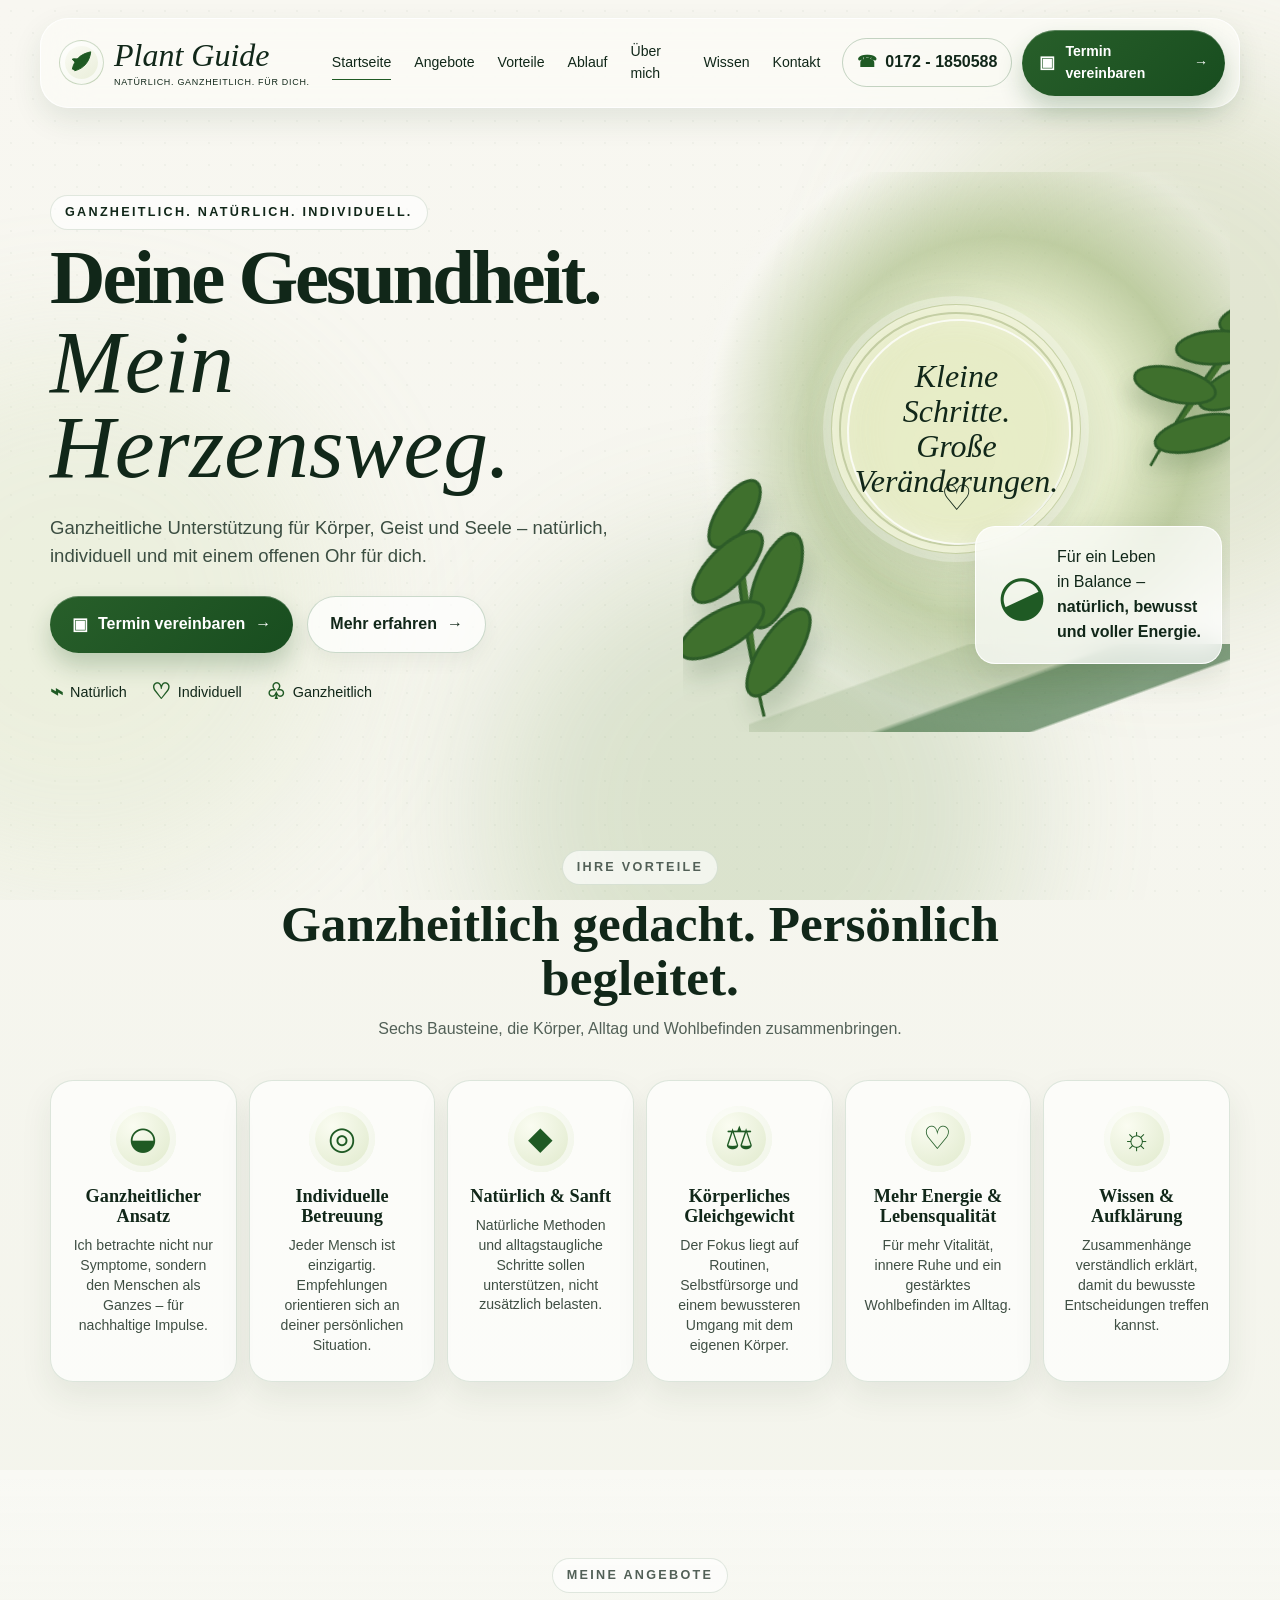
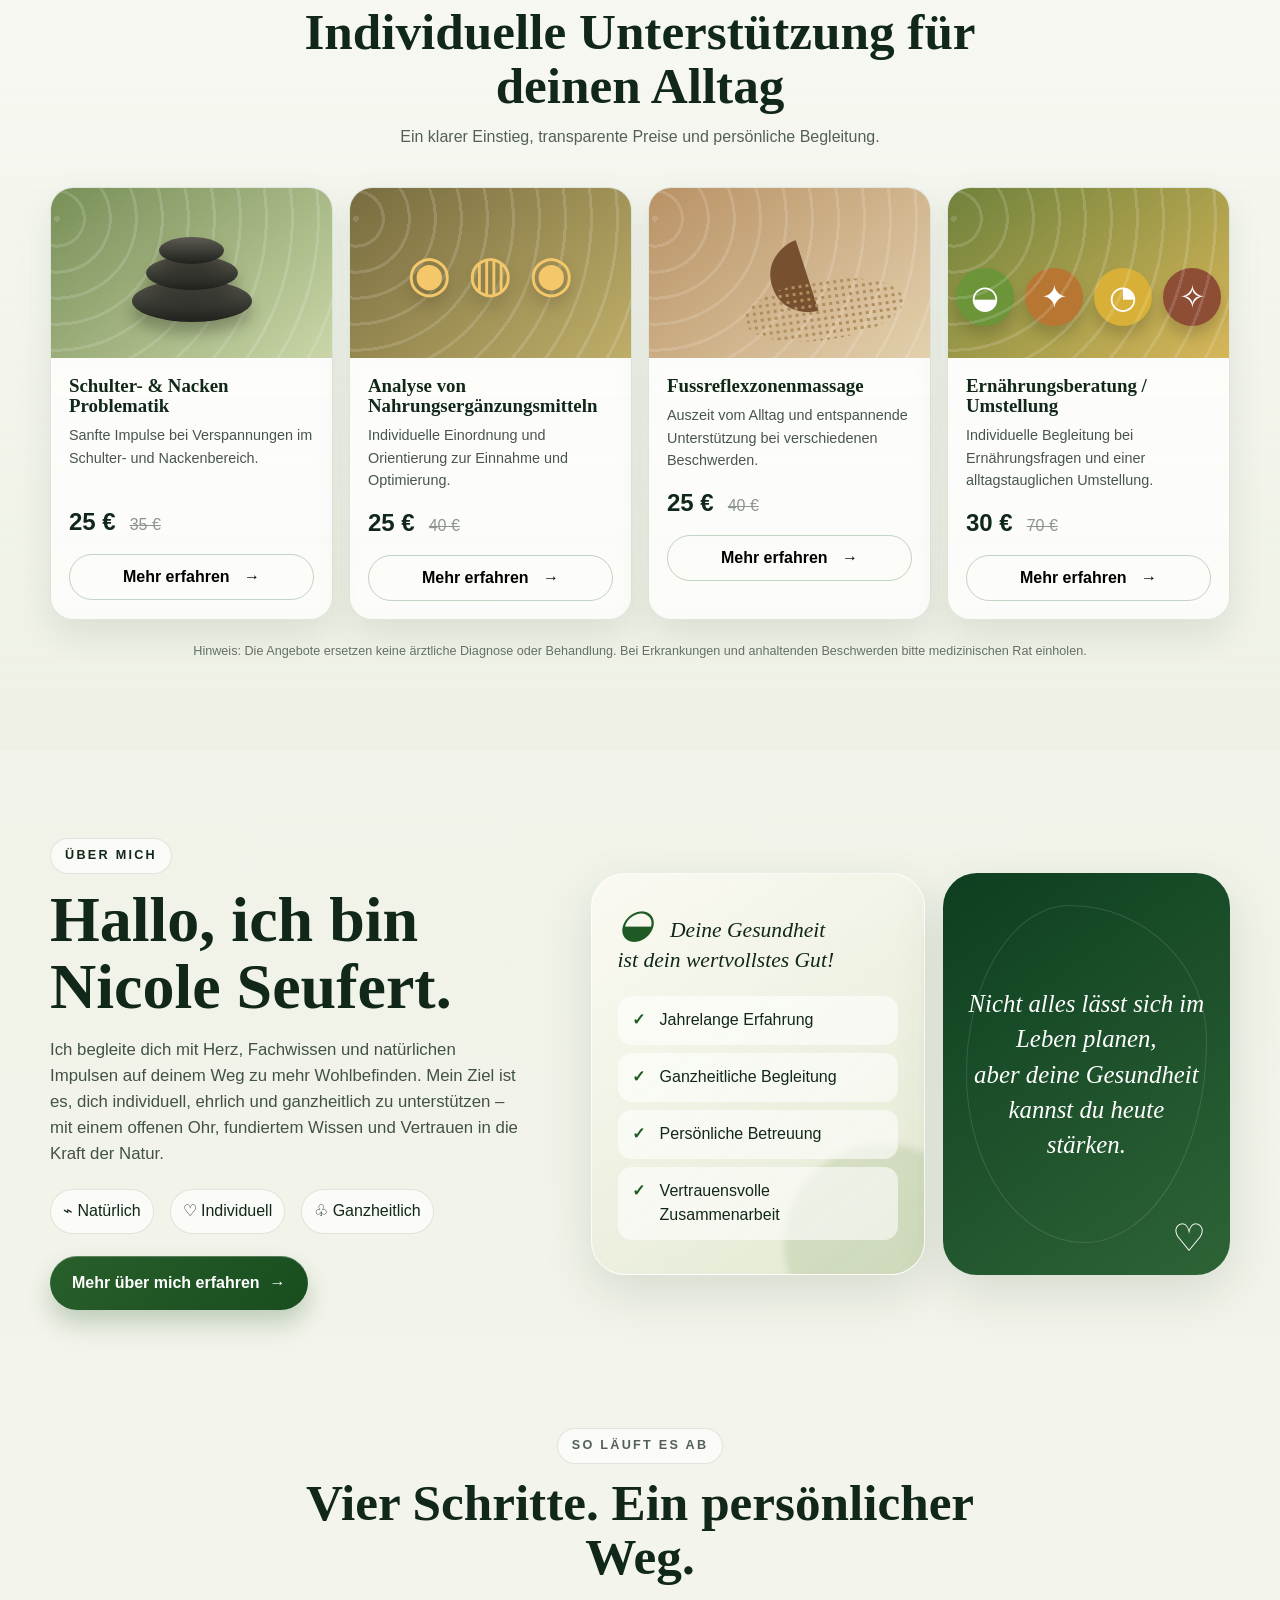
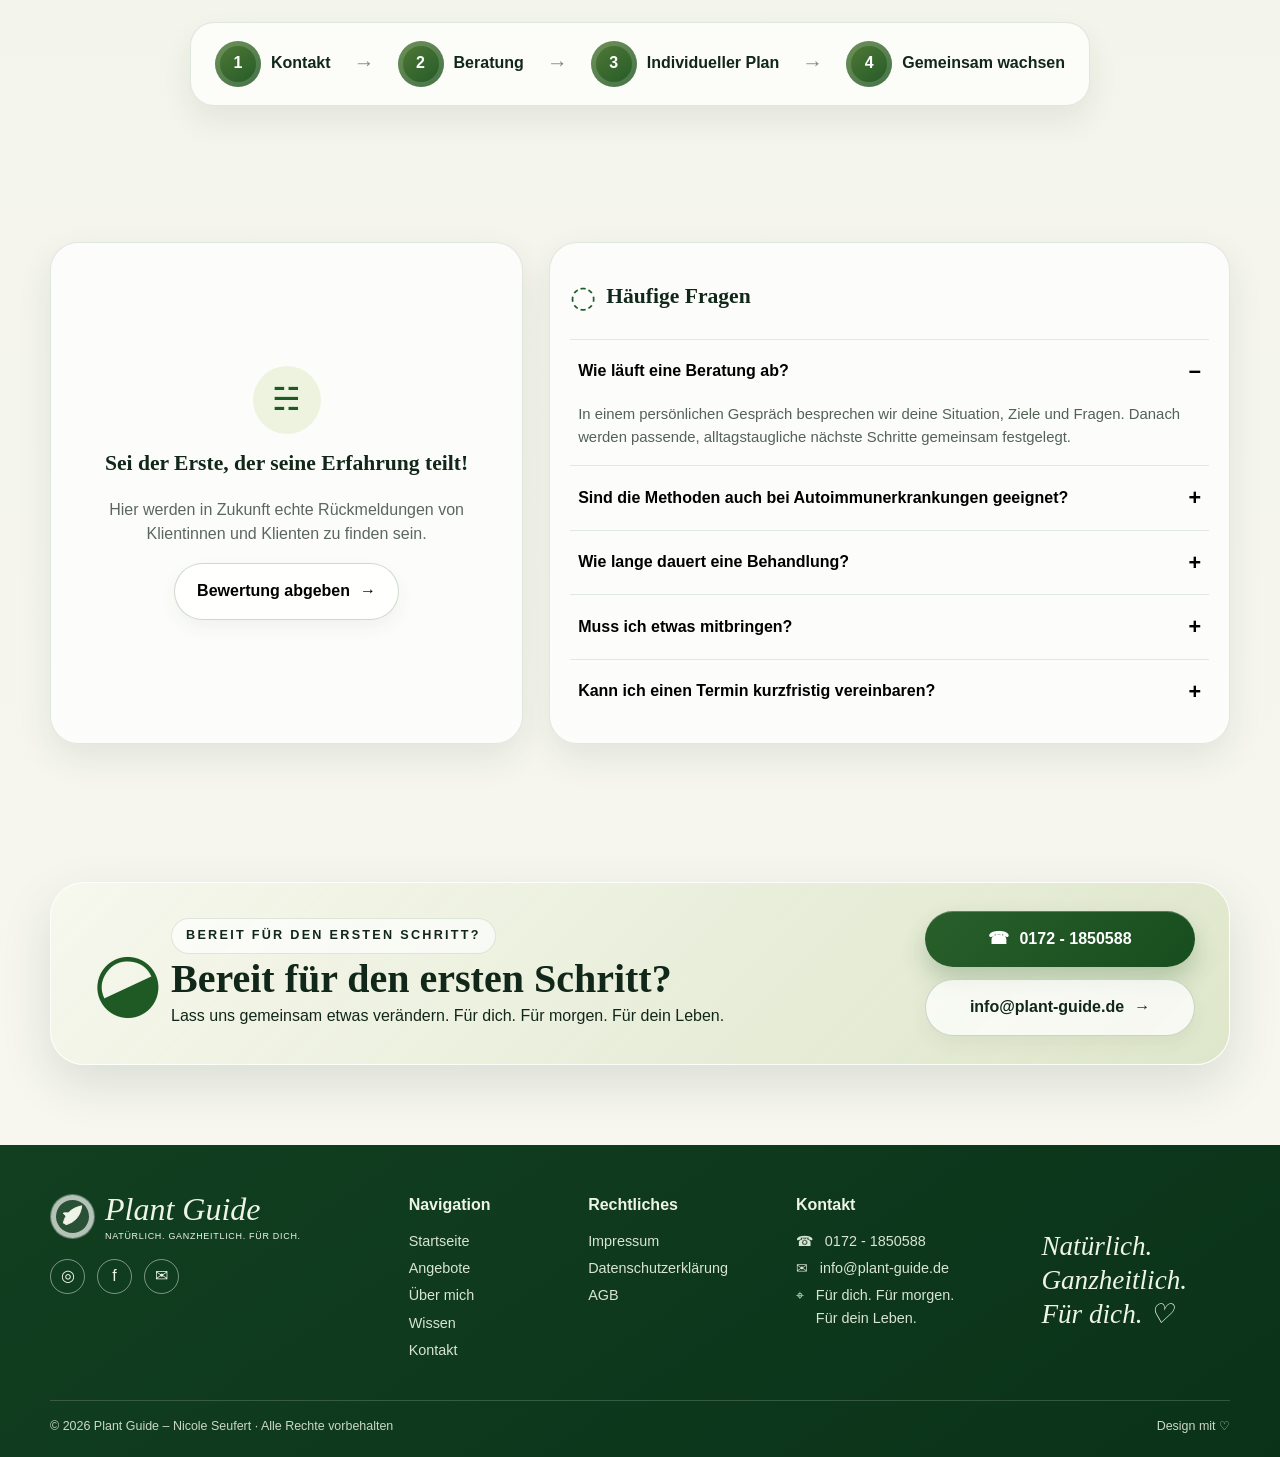
<file: plant-guide/index.html>
<!doctype html>
<html lang="de">
<head>
  <meta charset="utf-8" />
  <meta name="viewport" content="width=device-width, initial-scale=1" />
  <meta name="theme-color" content="#eef2e5" />
  <meta name="description" content="Plant Guide – ganzheitliche Begleitung mit natürlichen Impulsen, individueller Beratung und persönlicher Betreuung durch Nicole Seufert." />
  <title>Plant Guide · Natürlich. Ganzheitlich. Für dich.</title>
  <link rel="stylesheet" href="styles.css" />
  <script defer src="app.js"></script>
</head>
<body>
  <div class="ambient" aria-hidden="true">
    <span class="glow glow-a"></span><span class="glow glow-b"></span><span class="glow glow-c"></span>
  </div>

  <header class="site-header" id="top">
    <div class="nav-shell">
      <a class="brand" href="#top" aria-label="Plant Guide Startseite">
        <span class="brand-mark" aria-hidden="true">
          <svg viewBox="0 0 64 64"><path d="M13 46C17 26 31 14 51 10c-2 19-13 34-33 39"/><path d="M18 48c9-13 18-22 31-32"/><path d="M28 34c-7-1-12-4-15-9 10-2 17 1 21 7"/></svg>
        </span>
        <span class="brand-copy"><strong>Plant Guide</strong><small>NATÜRLICH. GANZHEITLICH. FÜR DICH.</small></span>
      </a>

      <nav class="desktop-nav" aria-label="Hauptnavigation">
        <a class="active" href="#start">Startseite</a><a href="#angebote">Angebote</a><a href="#vorteile">Vorteile</a><a href="#ablauf">Ablauf</a><a href="#ueber-mich">Über mich</a><a href="#wissen">Wissen</a><a href="#kontakt">Kontakt</a>
      </nav>

      <div class="nav-actions">
        <a class="phone-pill" href="tel:+491721850588" aria-label="0172 1850588 anrufen"><span>☎</span>0172 - 1850588</a>
        <a class="btn btn-primary btn-small" href="#kontakt"><span class="btn-icon">▣</span>Termin vereinbaren <span class="arrow">→</span></a>
      </div>

      <button class="menu-toggle" aria-label="Menü öffnen" aria-expanded="false"><span></span><span></span><span></span></button>
    </div>
    <div class="mobile-menu" hidden>
      <a href="#start">Startseite</a><a href="#angebote">Angebote</a><a href="#vorteile">Vorteile</a><a href="#ablauf">Ablauf</a><a href="#ueber-mich">Über mich</a><a href="#wissen">Wissen</a><a href="#kontakt">Kontakt</a>
      <a class="btn btn-primary" href="#kontakt">Termin vereinbaren <span class="arrow">→</span></a>
    </div>
  </header>

  <main>
    <section class="hero section" id="start">
      <div class="hero-grid container">
        <div class="hero-copy reveal">
          <p class="eyebrow">GANZHEITLICH. NATÜRLICH. INDIVIDUELL.</p>
          <h1><span>Deine Gesundheit.</span><em>Mein Herzensweg.</em></h1>
          <p class="lead">Ganzheitliche Unterstützung für Körper, Geist und Seele – natürlich, individuell und mit einem offenen Ohr für dich.</p>
          <div class="hero-actions">
            <a class="btn btn-primary" href="#kontakt"><span class="btn-icon">▣</span>Termin vereinbaren <span class="arrow">→</span></a>
            <a class="btn btn-ghost" href="#ueber-mich">Mehr erfahren <span class="arrow">→</span></a>
          </div>
          <div class="mini-values" aria-label="Kernwerte">
            <span><b>⌁</b>Natürlich</span><span><b>♡</b>Individuell</span><span><b>♧</b>Ganzheitlich</span>
          </div>
        </div>

        <div class="hero-art" aria-hidden="true">
          <div class="botanical-stage">
            <svg class="leaf-cluster leaf-1" viewBox="0 0 220 260"><g><path d="M105 248C110 180 119 112 144 38"/><ellipse cx="138" cy="55" rx="37" ry="16" transform="rotate(-38 138 55)"/><ellipse cx="116" cy="101" rx="44" ry="18" transform="rotate(-28 116 101)"/><ellipse cx="156" cy="128" rx="48" ry="19" transform="rotate(-50 156 128)"/><ellipse cx="92" cy="157" rx="45" ry="18" transform="rotate(-12 92 157)"/><ellipse cx="137" cy="194" rx="48" ry="18" transform="rotate(-39 137 194)"/></g></svg>
            <svg class="leaf-cluster leaf-2" viewBox="0 0 220 260"><g><path d="M105 248C110 180 119 112 144 38"/><ellipse cx="138" cy="55" rx="37" ry="16" transform="rotate(-38 138 55)"/><ellipse cx="116" cy="101" rx="44" ry="18" transform="rotate(-28 116 101)"/><ellipse cx="156" cy="128" rx="48" ry="19" transform="rotate(-50 156 128)"/><ellipse cx="92" cy="157" rx="45" ry="18" transform="rotate(-12 92 157)"/><ellipse cx="137" cy="194" rx="48" ry="18" transform="rotate(-39 137 194)"/></g></svg>
            <div class="quote-disc floaty">
              <span>Kleine<br>Schritte.<br>Große<br>Veränderungen.</span>
              <i>♡</i>
            </div>
            <div class="balance-card glass floaty delay-1">
              <span class="big-leaf">◒</span><p>Für ein Leben<br>in Balance –<br><strong>natürlich, bewusst<br>und voller Energie.</strong></p>
            </div>
            <div class="hero-ribbon"></div>
          </div>
        </div>
      </div>
    </section>

    <section class="benefits section" id="vorteile">
      <div class="container">
        <header class="section-head reveal">
          <p class="eyebrow center">IHRE VORTEILE</p>
          <h2>Ganzheitlich gedacht. Persönlich begleitet.</h2>
          <p>Sechs Bausteine, die Körper, Alltag und Wohlbefinden zusammenbringen.</p>
        </header>
        <div class="benefit-grid">
          <article class="feature-card reveal"><div class="icon-orb">◒</div><h3>Ganzheitlicher Ansatz</h3><p>Ich betrachte nicht nur Symptome, sondern den Menschen als Ganzes – für nachhaltige Impulse.</p></article>
          <article class="feature-card reveal"><div class="icon-orb">◎</div><h3>Individuelle Betreuung</h3><p>Jeder Mensch ist einzigartig. Empfehlungen orientieren sich an deiner persönlichen Situation.</p></article>
          <article class="feature-card reveal"><div class="icon-orb">◆</div><h3>Natürlich & Sanft</h3><p>Natürliche Methoden und alltagstaugliche Schritte sollen unterstützen, nicht zusätzlich belasten.</p></article>
          <article class="feature-card reveal"><div class="icon-orb">⚖</div><h3>Körperliches Gleichgewicht</h3><p>Der Fokus liegt auf Routinen, Selbstfürsorge und einem bewussteren Umgang mit dem eigenen Körper.</p></article>
          <article class="feature-card reveal"><div class="icon-orb">♡</div><h3>Mehr Energie & Lebensqualität</h3><p>Für mehr Vitalität, innere Ruhe und ein gestärktes Wohlbefinden im Alltag.</p></article>
          <article class="feature-card reveal"><div class="icon-orb">☼</div><h3>Wissen & Aufklärung</h3><p>Zusammenhänge verständlich erklärt, damit du bewusste Entscheidungen treffen kannst.</p></article>
        </div>
      </div>
    </section>

    <section class="offers section" id="angebote">
      <div class="container">
        <header class="section-head reveal">
          <p class="eyebrow center">MEINE ANGEBOTE</p>
          <h2>Individuelle Unterstützung für deinen Alltag</h2>
          <p>Ein klarer Einstieg, transparente Preise und persönliche Begleitung.</p>
        </header>
        <div class="offer-grid">
          <article class="offer-card reveal">
            <div class="offer-visual stones"><span></span><span></span><span></span></div>
            <div class="offer-body"><h3>Schulter- & Nacken Problematik</h3><p>Sanfte Impulse bei Verspannungen im Schulter- und Nackenbereich.</p><div class="price"><strong>25 €</strong><s>35 €</s></div><button class="link-btn" data-service="Schulter- & Nacken Problematik">Mehr erfahren <span>→</span></button></div>
          </article>
          <article class="offer-card reveal">
            <div class="offer-visual supplements"><span>◉</span><span>◍</span><span>◉</span></div>
            <div class="offer-body"><h3>Analyse von Nahrungsergänzungsmitteln</h3><p>Individuelle Einordnung und Orientierung zur Einnahme und Optimierung.</p><div class="price"><strong>25 €</strong><s>40 €</s></div><button class="link-btn" data-service="Analyse von Nahrungsergänzungsmitteln">Mehr erfahren <span>→</span></button></div>
          </article>
          <article class="offer-card reveal">
            <div class="offer-visual reflex"><div class="foot">◖</div><div class="grain"></div></div>
            <div class="offer-body"><h3>Fussreflexzonenmassage</h3><p>Auszeit vom Alltag und entspannende Unterstützung bei verschiedenen Beschwerden.</p><div class="price"><strong>25 €</strong><s>40 €</s></div><button class="link-btn" data-service="Fussreflexzonenmassage">Mehr erfahren <span>→</span></button></div>
          </article>
          <article class="offer-card reveal">
            <div class="offer-visual nutrition"><span>◒</span><span>✦</span><span>◔</span><span>✧</span></div>
            <div class="offer-body"><h3>Ernährungsberatung / Umstellung</h3><p>Individuelle Begleitung bei Ernährungsfragen und einer alltagstauglichen Umstellung.</p><div class="price"><strong>30 €</strong><s>70 €</s></div><button class="link-btn" data-service="Ernährungsberatung / Umstellung">Mehr erfahren <span>→</span></button></div>
          </article>
        </div>
        <p class="medical-note reveal">Hinweis: Die Angebote ersetzen keine ärztliche Diagnose oder Behandlung. Bei Erkrankungen und anhaltenden Beschwerden bitte medizinischen Rat einholen.</p>
      </div>
    </section>

    <section class="about section" id="ueber-mich">
      <div class="container about-grid">
        <div class="about-copy reveal">
          <p class="eyebrow">ÜBER MICH</p>
          <h2>Hallo, ich bin<br>Nicole Seufert.</h2>
          <p>Ich begleite dich mit Herz, Fachwissen und natürlichen Impulsen auf deinem Weg zu mehr Wohlbefinden. Mein Ziel ist es, dich individuell, ehrlich und ganzheitlich zu unterstützen – mit einem offenen Ohr, fundiertem Wissen und Vertrauen in die Kraft der Natur.</p>
          <div class="about-values"><span>⌁ Natürlich</span><span>♡ Individuell</span><span>♧ Ganzheitlich</span></div>
          <a class="btn btn-primary" href="#kontakt">Mehr über mich erfahren <span class="arrow">→</span></a>
        </div>
        <div class="about-art reveal">
          <div class="soft-card">
            <div class="script-note"><span>◒</span> Deine Gesundheit<br>ist dein wertvollstes Gut!</div>
            <ul class="check-list"><li>Jahrelange Erfahrung</li><li>Ganzheitliche Begleitung</li><li>Persönliche Betreuung</li><li>Vertrauensvolle Zusammenarbeit</li></ul>
          </div>
          <div class="brush-quote"><span>Nicht alles lässt sich im Leben planen,<br>aber deine Gesundheit kannst du heute stärken.</span><b>♡</b></div>
        </div>
      </div>
    </section>

    <section class="process section" id="ablauf">
      <div class="container">
        <header class="section-head reveal"><p class="eyebrow center">SO LÄUFT ES AB</p><h2>Vier Schritte. Ein persönlicher Weg.</h2></header>
        <div class="process-track reveal">
          <div class="step active"><b>1</b><span>Kontakt</span></div><i>→</i><div class="step"><b>2</b><span>Beratung</span></div><i>→</i><div class="step"><b>3</b><span>Individueller Plan</span></div><i>→</i><div class="step"><b>4</b><span>Gemeinsam wachsen</span></div>
        </div>
      </div>
    </section>

    <section class="knowledge section" id="wissen">
      <div class="container knowledge-grid">
        <div class="review-card reveal">
          <div class="review-icon">☵</div><h3>Sei der Erste, der seine Erfahrung teilt!</h3><p>Hier werden in Zukunft echte Rückmeldungen von Klientinnen und Klienten zu finden sein.</p><button class="btn btn-ghost" id="reviewOpen">Bewertung abgeben <span class="arrow">→</span></button>
        </div>
        <div class="faq reveal">
          <div class="faq-title"><span>◌</span><h3>Häufige Fragen</h3></div>
          <div class="faq-item open"><button>Wie läuft eine Beratung ab?<span>−</span></button><div class="faq-answer"><p>In einem persönlichen Gespräch besprechen wir deine Situation, Ziele und Fragen. Danach werden passende, alltagstaugliche nächste Schritte gemeinsam festgelegt.</p></div></div>
          <div class="faq-item"><button>Sind die Methoden auch bei Autoimmunerkrankungen geeignet?<span>+</span></button><div class="faq-answer"><p>Das ist individuell und sollte bei bestehenden Erkrankungen immer ergänzend und in Abstimmung mit der behandelnden Ärztin oder dem behandelnden Arzt betrachtet werden.</p></div></div>
          <div class="faq-item"><button>Wie lange dauert eine Behandlung?<span>+</span></button><div class="faq-answer"><p>Die Dauer hängt vom Angebot und deiner persönlichen Situation ab. Den konkreten Zeitrahmen klären wir vor dem Termin.</p></div></div>
          <div class="faq-item"><button>Muss ich etwas mitbringen?<span>+</span></button><div class="faq-answer"><p>Falls Unterlagen, Produktlisten oder andere Informationen sinnvoll sind, bekommst du vorab einen kurzen Hinweis.</p></div></div>
          <div class="faq-item"><button>Kann ich einen Termin kurzfristig vereinbaren?<span>+</span></button><div class="faq-answer"><p>Freie Termine können auch kurzfristig möglich sein. Am schnellsten geht es telefonisch oder per E-Mail.</p></div></div>
        </div>
      </div>
    </section>

    <section class="cta section" id="kontakt">
      <div class="container cta-card reveal">
        <div><span class="cta-leaf">◒</span><p class="eyebrow">BEREIT FÜR DEN ERSTEN SCHRITT?</p><h2>Bereit für den ersten Schritt?</h2><p>Lass uns gemeinsam etwas verändern. Für dich. Für morgen. Für dein Leben.</p></div>
        <div class="cta-actions"><a class="btn btn-primary" href="tel:+491721850588"><span class="btn-icon">☎</span>0172 - 1850588</a><a class="btn btn-ghost" href="mailto:info@plant-guide.de">info@plant-guide.de <span class="arrow">→</span></a></div>
      </div>
    </section>
  </main>

  <footer class="site-footer">
    <div class="container footer-grid">
      <div class="footer-brand"><div class="brand white"><span class="brand-mark"><svg viewBox="0 0 64 64"><path d="M13 46C17 26 31 14 51 10c-2 19-13 34-33 39"/><path d="M18 48c9-13 18-22 31-32"/><path d="M28 34c-7-1-12-4-15-9 10-2 17 1 21 7"/></svg></span><span class="brand-copy"><strong>Plant Guide</strong><small>NATÜRLICH. GANZHEITLICH. FÜR DICH.</small></span></div><div class="socials"><a href="#" aria-label="Instagram">◎</a><a href="#" aria-label="Facebook">f</a><a href="mailto:info@plant-guide.de" aria-label="E-Mail">✉</a></div></div>
      <div><h4>Navigation</h4><a href="#start">Startseite</a><a href="#angebote">Angebote</a><a href="#ueber-mich">Über mich</a><a href="#wissen">Wissen</a><a href="#kontakt">Kontakt</a></div>
      <div><h4>Rechtliches</h4><a href="impressum.html">Impressum</a><a href="datenschutz.html">Datenschutzerklärung</a><a href="impressum.html#agb">AGB</a></div>
      <div><h4>Kontakt</h4><a href="tel:+491721850588">☎ &nbsp; 0172 - 1850588</a><a href="mailto:info@plant-guide.de">✉ &nbsp; info@plant-guide.de</a><p>⌖ &nbsp; Für dich. Für morgen.<br>&nbsp;&nbsp;&nbsp;&nbsp; Für dein Leben.</p></div>
      <div class="footer-script">Natürlich.<br>Ganzheitlich.<br>Für dich. ♡</div>
    </div>
    <div class="container footer-bottom"><span>© <span id="year"></span> Plant Guide – Nicole Seufert · Alle Rechte vorbehalten</span><span>Design mit ♡</span></div>
  </footer>

  <div class="modal" id="serviceModal" aria-hidden="true">
    <div class="modal-backdrop" data-close></div><div class="modal-dialog" role="dialog" aria-modal="true" aria-labelledby="serviceTitle"><button class="modal-close" data-close aria-label="Schließen">×</button><span class="modal-leaf">◒</span><p class="eyebrow">ANGEBOT</p><h2 id="serviceTitle">Mehr erfahren</h2><p id="serviceText"></p><a class="btn btn-primary" href="#kontakt" data-close>Termin anfragen <span class="arrow">→</span></a></div>
  </div>

  <div class="modal" id="reviewModal" aria-hidden="true">
    <div class="modal-backdrop" data-review-close></div><div class="modal-dialog" role="dialog" aria-modal="true" aria-labelledby="reviewTitle"><button class="modal-close" data-review-close aria-label="Schließen">×</button><p class="eyebrow">DEINE ERFAHRUNG</p><h2 id="reviewTitle">Bewertung abgeben</h2><form id="reviewForm"><label>Name<input name="name" required placeholder="Dein Name" /></label><label>Bewertung<select name="rating" required><option value="5">★★★★★</option><option value="4">★★★★☆</option><option value="3">★★★☆☆</option></select></label><label>Nachricht<textarea name="message" rows="4" required placeholder="Wie war deine Erfahrung?"></textarea></label><button class="btn btn-primary" type="submit">Bewertung speichern <span class="arrow">→</span></button><p class="form-note">Demo-Funktion: Die Bewertung wird nur lokal auf diesem Gerät gespeichert und nicht veröffentlicht.</p></form><p class="success" id="reviewSuccess" hidden>Danke! Deine Demo-Bewertung wurde lokal gespeichert. ♡</p></div>
  </div>
</body>
</html>
</file>
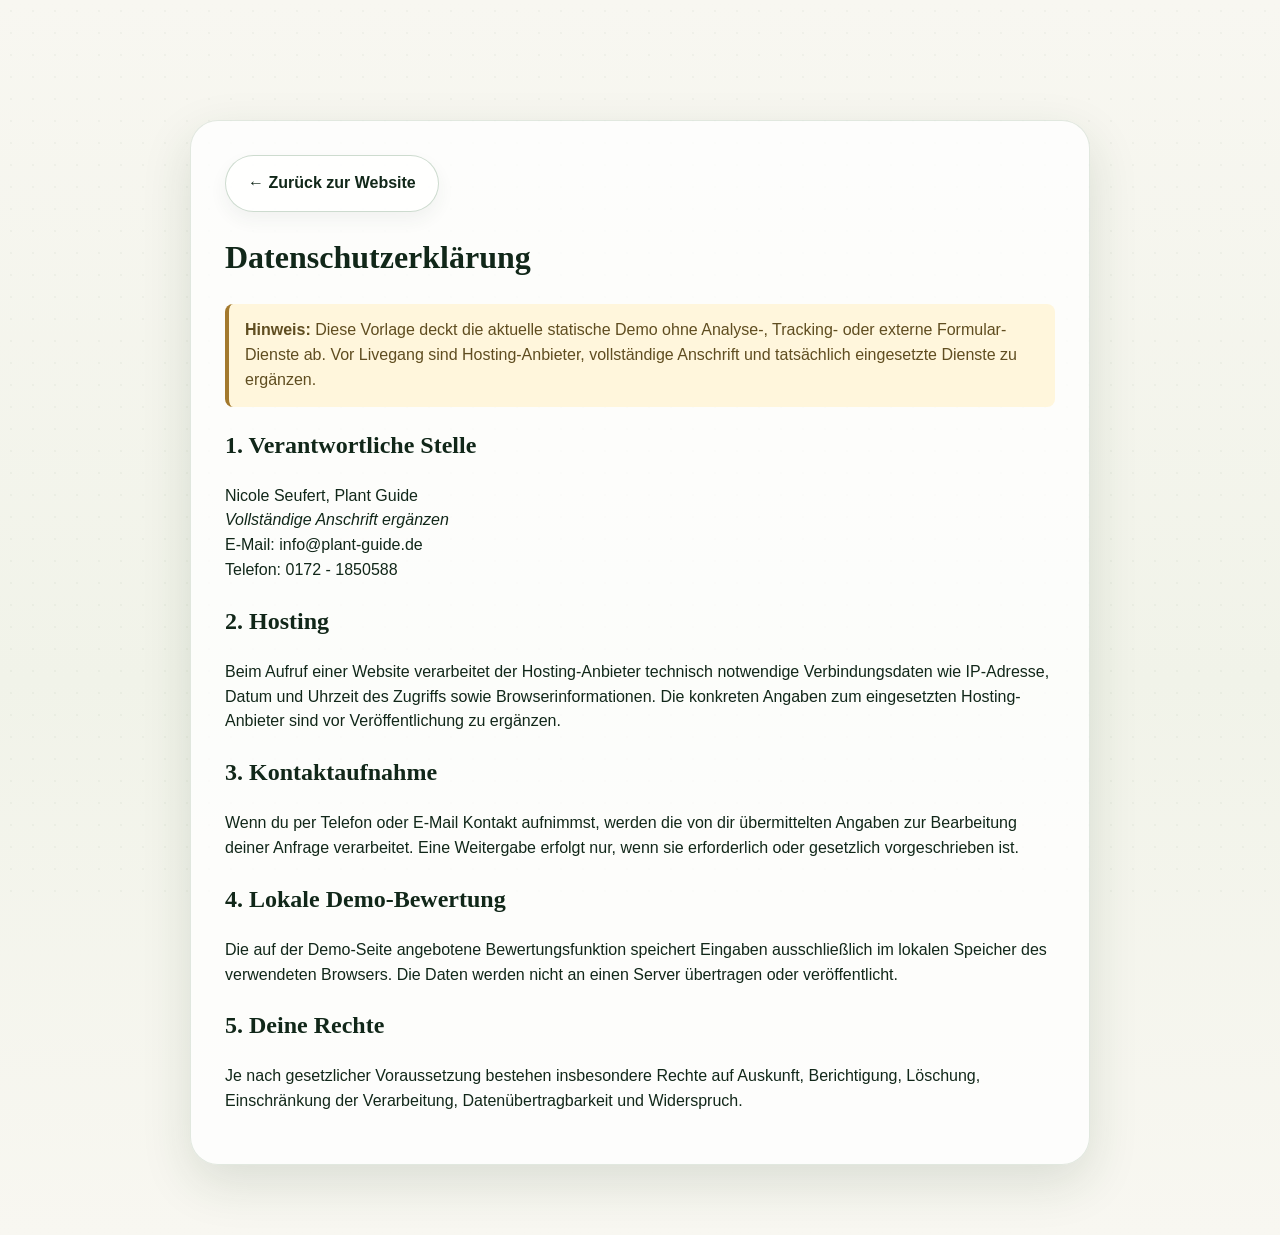
<file: plant-guide/datenschutz.html>
<!doctype html><html lang="de"><head><meta charset="utf-8"><meta name="viewport" content="width=device-width,initial-scale=1"><title>Datenschutz · Plant Guide</title><link rel="stylesheet" href="styles.css"></head><body><main class="legal"><div class="container legal-card"><a class="btn btn-ghost" href="index.html">← Zurück zur Website</a><h1>Datenschutzerklärung</h1><p class="legal-warning"><strong>Hinweis:</strong> Diese Vorlage deckt die aktuelle statische Demo ohne Analyse-, Tracking- oder externe Formular-Dienste ab. Vor Livegang sind Hosting-Anbieter, vollständige Anschrift und tatsächlich eingesetzte Dienste zu ergänzen.</p><h2>1. Verantwortliche Stelle</h2><p>Nicole Seufert, Plant Guide<br><em>Vollständige Anschrift ergänzen</em><br>E-Mail: info@plant-guide.de<br>Telefon: 0172 - 1850588</p><h2>2. Hosting</h2><p>Beim Aufruf einer Website verarbeitet der Hosting-Anbieter technisch notwendige Verbindungsdaten wie IP-Adresse, Datum und Uhrzeit des Zugriffs sowie Browserinformationen. Die konkreten Angaben zum eingesetzten Hosting-Anbieter sind vor Veröffentlichung zu ergänzen.</p><h2>3. Kontaktaufnahme</h2><p>Wenn du per Telefon oder E-Mail Kontakt aufnimmst, werden die von dir übermittelten Angaben zur Bearbeitung deiner Anfrage verarbeitet. Eine Weitergabe erfolgt nur, wenn sie erforderlich oder gesetzlich vorgeschrieben ist.</p><h2>4. Lokale Demo-Bewertung</h2><p>Die auf der Demo-Seite angebotene Bewertungsfunktion speichert Eingaben ausschließlich im lokalen Speicher des verwendeten Browsers. Die Daten werden nicht an einen Server übertragen oder veröffentlicht.</p><h2>5. Deine Rechte</h2><p>Je nach gesetzlicher Voraussetzung bestehen insbesondere Rechte auf Auskunft, Berichtigung, Löschung, Einschränkung der Verarbeitung, Datenübertragbarkeit und Widerspruch.</p></div></main></body></html>
</file>
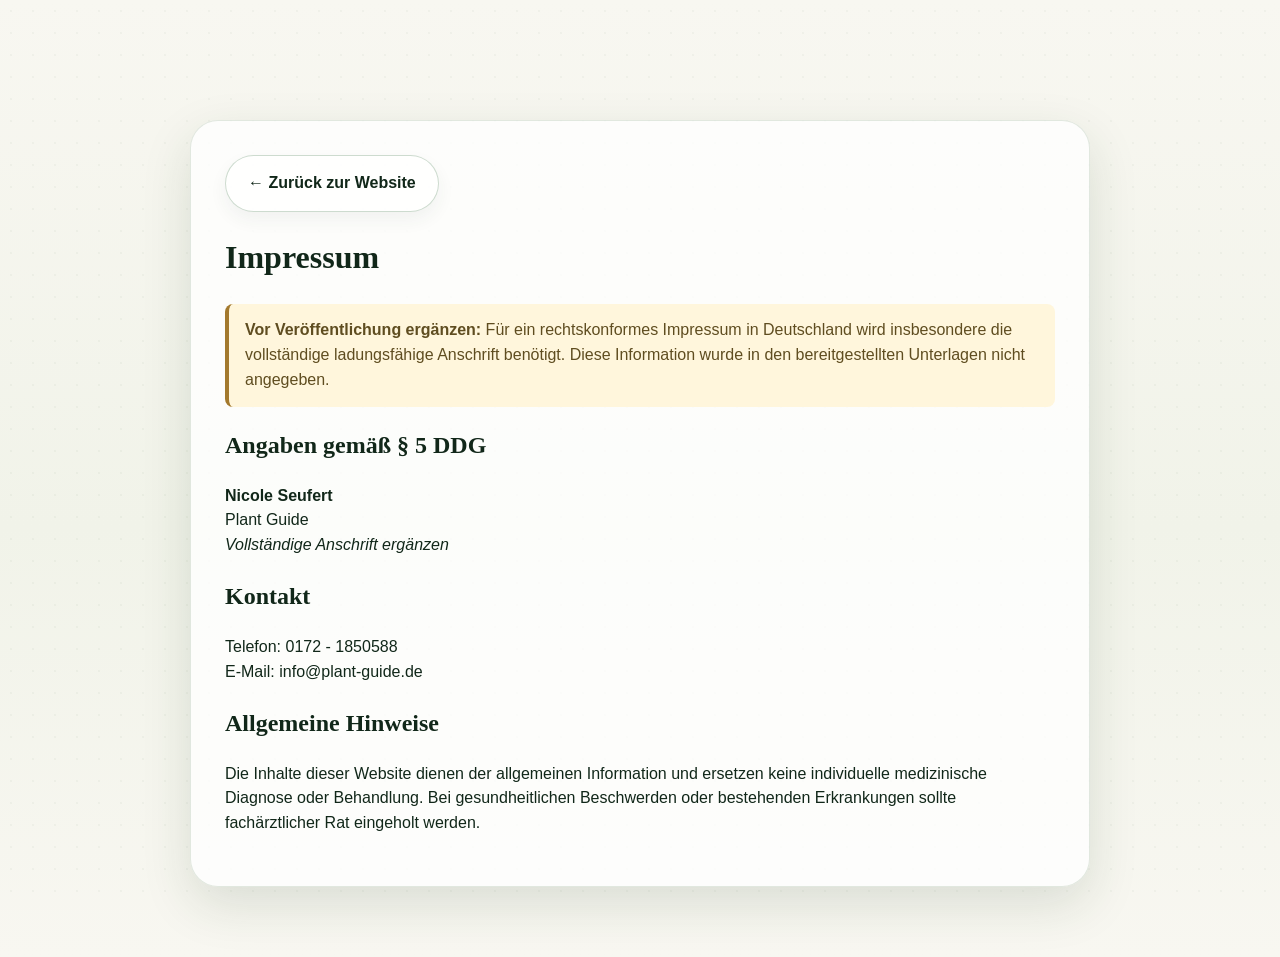
<file: plant-guide/impressum.html>
<!doctype html><html lang="de"><head><meta charset="utf-8"><meta name="viewport" content="width=device-width,initial-scale=1"><title>Impressum · Plant Guide</title><link rel="stylesheet" href="styles.css"></head><body><main class="legal"><div class="container legal-card"><a class="btn btn-ghost" href="index.html">← Zurück zur Website</a><h1>Impressum</h1><p class="legal-warning"><strong>Vor Veröffentlichung ergänzen:</strong> Für ein rechtskonformes Impressum in Deutschland wird insbesondere die vollständige ladungsfähige Anschrift benötigt. Diese Information wurde in den bereitgestellten Unterlagen nicht angegeben.</p><h2>Angaben gemäß § 5 DDG</h2><p><strong>Nicole Seufert</strong><br>Plant Guide<br><em>Vollständige Anschrift ergänzen</em></p><h2>Kontakt</h2><p>Telefon: <a href="tel:+491721850588">0172 - 1850588</a><br>E-Mail: <a href="mailto:info@plant-guide.de">info@plant-guide.de</a></p><h2 id="agb">Allgemeine Hinweise</h2><p>Die Inhalte dieser Website dienen der allgemeinen Information und ersetzen keine individuelle medizinische Diagnose oder Behandlung. Bei gesundheitlichen Beschwerden oder bestehenden Erkrankungen sollte fachärztlicher Rat eingeholt werden.</p></div></main></body></html>
</file>
<file: plant-guide/styles.css>
:root{--ink:#112719;--green:#1f5a24;--green2:#4f7b35;--sage:#b8c79b;--cream:#f6f4ea;--paper:#fbfaf4;--line:rgba(31,90,36,.18);--shadow:0 18px 50px rgba(30,58,31,.13);--radius:28px;--ease:cubic-bezier(.2,.8,.2,1)}*{box-sizing:border-box}html{scroll-behavior:smooth}body{margin:0;color:var(--ink);background:linear-gradient(180deg,#f8f7f1 0%,#f1f3e9 55%,#f8f7f1 100%);font:16px/1.55 Inter,ui-sans-serif,-apple-system,BlinkMacSystemFont,"Segoe UI",sans-serif;overflow-x:hidden}body::before{content:"";position:fixed;inset:0;pointer-events:none;z-index:-2;background-image:radial-gradient(rgba(32,73,35,.035) 1px,transparent 1px);background-size:22px 22px}.ambient{position:fixed;inset:0;z-index:-1;overflow:hidden;pointer-events:none}.glow{position:absolute;width:42vw;height:42vw;border-radius:50%;filter:blur(70px);opacity:.22;animation:glowDrift 18s ease-in-out infinite alternate}.glow-a{background:#9bae69;top:8%;right:-12%}.glow-b{background:#c9d9a6;top:38%;left:-15%;animation-delay:-6s}.glow-c{background:#7da05d;bottom:-20%;right:20%;animation-delay:-11s}@keyframes glowDrift{to{transform:translate3d(6vw,4vh,0) scale(1.12)}}a{color:inherit;text-decoration:none}button,input,textarea,select{font:inherit}.container{width:min(1180px,calc(100% - 44px));margin:auto}.section{position:relative;padding:88px 0}.eyebrow{display:inline-flex;margin:0 0 12px;padding:7px 14px;border:1px solid rgba(31,90,36,.13);border-radius:999px;background:rgba(255,255,255,.64);font-size:.79rem;letter-spacing:.18em;font-weight:700}.eyebrow.center{display:flex;width:max-content;margin:0 auto 12px}.section-head{text-align:center;max-width:720px;margin:0 auto 38px}.section-head h2,.about-copy h2,.cta-card h2{font-family:Georgia,serif;line-height:1.05;font-size:clamp(2rem,4vw,3.5rem);margin:0 0 12px}.section-head p{margin:0;color:#526057}.site-header{position:sticky;top:0;z-index:50;padding:18px 0 0}.nav-shell{width:min(1200px,calc(100% - 34px));margin:auto;display:flex;align-items:center;gap:22px;padding:11px 14px 11px 18px;background:rgba(252,251,246,.78);backdrop-filter:blur(22px) saturate(1.25);border:1px solid rgba(255,255,255,.82);box-shadow:0 12px 30px rgba(31,65,35,.10);border-radius:28px}.brand{display:flex;align-items:center;gap:10px;min-width:max-content}.brand-mark{width:45px;height:45px;border-radius:50%;display:grid;place-items:center;background:linear-gradient(145deg,#fdfdf8,#e7ecd6);border:1px solid var(--line);box-shadow:inset 0 0 0 5px rgba(255,255,255,.65)}.brand-mark svg{width:31px;height:31px;fill:var(--green);stroke:var(--green);stroke-width:2}.brand-mark svg path:nth-child(2){fill:none;stroke-width:3}.brand-copy{display:flex;flex-direction:column;line-height:1}.brand-copy strong{font:italic 2rem/1.05 Georgia,serif}.brand-copy small{font-size:.56rem;letter-spacing:.08em;margin-top:5px}.desktop-nav{display:flex;align-items:center;justify-content:center;gap:23px;margin-left:auto;font-size:.88rem}.desktop-nav a{position:relative;padding:11px 0}.desktop-nav a::after{content:"";position:absolute;height:1px;background:var(--green);left:0;right:100%;bottom:5px;transition:right .3s var(--ease)}.desktop-nav a:hover::after,.desktop-nav a.active::after{right:0}.nav-actions{display:flex;align-items:center;gap:10px}.phone-pill{white-space:nowrap;padding:11px 14px;border:1px solid rgba(31,90,36,.25);border-radius:999px;font-weight:600}.phone-pill span{color:var(--green);margin-right:8px}.btn{border:0;cursor:pointer;border-radius:999px;display:inline-flex;align-items:center;justify-content:center;gap:10px;padding:15px 22px;font-weight:700;transition:transform .28s var(--ease),box-shadow .28s var(--ease),background .28s var(--ease)}.btn:hover{transform:translateY(-2px)}.btn-primary{color:white;background:linear-gradient(135deg,#285f2a,#184d1f);box-shadow:0 13px 25px rgba(30,83,34,.24),inset 0 1px rgba(255,255,255,.25)}.btn-primary:hover{box-shadow:0 18px 32px rgba(30,83,34,.30)}.btn-ghost{background:rgba(255,255,255,.72);border:1px solid rgba(31,90,36,.22);box-shadow:0 8px 18px rgba(45,65,44,.06)}.btn-small{padding:11px 17px;font-size:.88rem}.arrow{display:inline-block;transition:transform .28s var(--ease)}.btn:hover .arrow,.link-btn:hover span{transform:translateX(5px)}.btn-icon{font-size:1.05rem}.menu-toggle{display:none;width:44px;height:44px;border:0;background:transparent;border-radius:50%;padding:10px}.menu-toggle span{display:block;height:2px;background:var(--ink);margin:5px;border-radius:3px;transition:.3s}.mobile-menu{width:min(680px,calc(100% - 34px));margin:8px auto 0;background:rgba(251,250,245,.96);backdrop-filter:blur(18px);border-radius:24px;padding:14px;box-shadow:var(--shadow);border:1px solid rgba(255,255,255,.85)}.mobile-menu a{display:block;padding:13px 16px}.hero{padding-top:64px;min-height:670px}.hero-grid{display:grid;grid-template-columns:1.03fr .97fr;align-items:center;gap:52px}.hero-copy h1{margin:0;line-height:.9}.hero-copy h1 span{display:block;font:700 clamp(3.1rem,6vw,6rem)/.94 Georgia,serif;letter-spacing:-.04em}.hero-copy h1 em{display:block;font:italic 400 clamp(3.4rem,7vw,6.4rem)/.95 Georgia,serif;margin-top:4px}.lead{font-size:1.16rem;max-width:650px;color:#3c4e42;margin:25px 0}.hero-actions{display:flex;gap:14px;flex-wrap:wrap}.mini-values{display:flex;gap:24px;flex-wrap:wrap;margin-top:22px}.mini-values span{display:flex;align-items:center;gap:7px;font-size:.9rem}.mini-values b{font-size:1.35rem;color:var(--green)}.hero-art{height:560px;position:relative}.botanical-stage{height:100%;position:relative;border-radius:46px;overflow:hidden;background:radial-gradient(circle at 58% 46%,rgba(231,238,205,.92) 0 26%,rgba(157,181,116,.52) 44%,rgba(255,255,255,.10) 67%,transparent 72%)}.botanical-stage::after{content:"";position:absolute;inset:10% 9%;border-radius:50%;background:radial-gradient(circle,rgba(255,255,255,.12),transparent 60%);filter:blur(2px)}.leaf-cluster{position:absolute;width:230px;fill:#3f702d;stroke:#2d5c28;stroke-width:3;filter:drop-shadow(0 18px 12px rgba(30,69,30,.18));animation:leafSway 6s ease-in-out infinite;transform-origin:50% 100%}.leaf-1{left:-25px;bottom:5px;transform:rotate(-18deg)}.leaf-2{right:-35px;top:34px;transform:rotate(25deg) scale(.88);animation-delay:-2.5s}@keyframes leafSway{0%,100%{translate:0 0;rotate:-2deg}50%{translate:0 -8px;rotate:3deg}}.quote-disc{position:absolute;z-index:3;left:50%;top:46%;transform:translate(-50%,-50%);width:250px;aspect-ratio:1;border-radius:50%;display:grid;place-items:center;text-align:center;background:rgba(230,236,196,.80);border:1px solid rgba(85,112,50,.22);box-shadow:0 0 0 8px rgba(255,255,255,.28),0 20px 45px rgba(58,82,42,.14),inset 0 0 35px rgba(255,255,255,.65)}.quote-disc::before,.quote-disc::after{content:"";position:absolute;border:2px solid rgba(125,144,78,.35);border-radius:50%;inset:7px;transform:rotate(7deg)}.quote-disc::after{inset:14px 9px 8px 15px;transform:rotate(-9deg);border-color:rgba(255,255,255,.76)}.quote-disc span{position:relative;z-index:1;font:italic 2rem/1.1 Georgia,serif}.quote-disc i{position:absolute;bottom:34px;font:normal 2.2rem Georgia,serif}.floaty{animation:floaty 5s ease-in-out infinite}@keyframes floaty{50%{translate:0 -10px;rotate:.5deg}}.delay-1{animation-delay:-2s}.balance-card{position:absolute;z-index:4;right:8px;bottom:68px;padding:18px 20px;display:flex;align-items:center;gap:12px;border-radius:20px}.glass{background:rgba(255,255,255,.72);backdrop-filter:blur(14px);border:1px solid rgba(255,255,255,.9);box-shadow:0 13px 30px rgba(49,74,44,.12)}.big-leaf{font-size:3.5rem;color:var(--green);transform:rotate(-25deg)}.balance-card p{margin:0}.hero-ribbon{position:absolute;bottom:0;left:12%;right:0;height:88px;background:linear-gradient(160deg,transparent 0 30%,rgba(74,116,51,.14) 31% 50%,rgba(35,89,39,.55) 52% 72%,transparent 73%);filter:blur(.5px)}.benefits{padding-top:30px}.benefit-grid{display:grid;grid-template-columns:repeat(6,1fr);gap:12px}.feature-card{min-height:250px;padding:25px 18px;text-align:center;border-radius:23px;background:rgba(255,255,255,.66);border:1px solid rgba(31,90,36,.14);box-shadow:0 14px 32px rgba(43,69,41,.08);transition:transform .35s var(--ease),box-shadow .35s var(--ease)}.feature-card:hover{transform:translateY(-8px);box-shadow:0 22px 40px rgba(43,69,41,.13)}.icon-orb{width:66px;height:66px;margin:0 auto 14px;display:grid;place-items:center;border-radius:50%;background:radial-gradient(circle at 35% 30%,#fafcf1,#dce7c7);box-shadow:inset 0 0 0 6px rgba(255,255,255,.58);font-size:2rem;color:var(--green);transition:transform .4s var(--ease)}.feature-card:hover .icon-orb{transform:rotate(8deg) scale(1.07)}.feature-card h3{font:700 1.14rem/1.1 Georgia,serif;margin:0 0 10px}.feature-card p{font-size:.88rem;line-height:1.42;margin:0;color:#3f4f44}.offers{background:linear-gradient(180deg,rgba(255,255,255,.42),rgba(236,240,225,.62))}.offer-grid{display:grid;grid-template-columns:repeat(4,1fr);gap:16px}.offer-card{background:rgba(255,255,255,.75);border:1px solid rgba(31,90,36,.14);border-radius:23px;overflow:hidden;box-shadow:0 15px 34px rgba(31,63,35,.10);transition:.35s var(--ease)}.offer-card:hover{transform:translateY(-8px);box-shadow:0 26px 45px rgba(31,63,35,.16)}.offer-visual{height:170px;position:relative;overflow:hidden;background:linear-gradient(140deg,#788f57,#cad6a8);display:flex;align-items:center;justify-content:center}.offer-visual::before{content:"";position:absolute;inset:-30%;background:repeating-radial-gradient(circle at 20% 30%,rgba(255,255,255,.14) 0 3px,transparent 3px 26px);animation:visualDrift 14s linear infinite}@keyframes visualDrift{to{transform:translate3d(10%,6%,0) rotate(8deg)}}.stones span{position:absolute;background:linear-gradient(180deg,#5c5b51,#1f211d);border-radius:50%;box-shadow:0 11px 15px rgba(0,0,0,.26)}.stones span:nth-child(1){width:120px;height:42px;bottom:36px}.stones span:nth-child(2){width:92px;height:34px;bottom:68px}.stones span:nth-child(3){width:65px;height:27px;bottom:94px}.supplements{gap:16px;background:linear-gradient(140deg,#786c40,#bfae68)}.supplements span{font-size:3.2rem;color:#f4c76b;filter:drop-shadow(0 8px 8px rgba(0,0,0,.2));animation:floaty 4.4s ease-in-out infinite}.supplements span:nth-child(2){animation-delay:-1.5s}.supplements span:nth-child(3){animation-delay:-3s}.reflex{background:linear-gradient(140deg,#b99265,#e3d0ad)}.foot{font-size:6rem;color:#76502f;transform:rotate(-18deg)}.grain{position:absolute;width:160px;height:60px;border-radius:50%;bottom:18px;right:26px;background:radial-gradient(#b08e5e 1.4px,transparent 1.6px);background-size:7px 7px;transform:rotate(-8deg)}.nutrition{background:linear-gradient(140deg,#6f823c,#d7b659);gap:11px;align-items:flex-end;padding-bottom:32px}.nutrition span{width:58px;height:58px;border-radius:50%;display:grid;place-items:center;background:#6c953a;color:white;font-size:2rem;box-shadow:0 10px 14px rgba(0,0,0,.15);animation:floaty 4s ease-in-out infinite}.nutrition span:nth-child(2){background:#b77733;animation-delay:-1s}.nutrition span:nth-child(3){background:#d8b037;animation-delay:-2s}.nutrition span:nth-child(4){background:#8e4d35;animation-delay:-3s}.offer-body{padding:18px}.offer-body h3{font:700 1.18rem/1.06 Georgia,serif;margin:0 0 8px}.offer-body p{font-size:.9rem;min-height:66px;margin:0;color:#48554b}.price{display:flex;gap:14px;align-items:baseline;margin:13px 0}.price strong{font-size:1.5rem}.price s{color:#8c948d}.link-btn{width:100%;border:1px solid rgba(31,90,36,.25);background:transparent;border-radius:999px;padding:10px 14px;cursor:pointer;font-weight:700}.link-btn span{display:inline-block;margin-left:10px;transition:.3s}.medical-note{max-width:900px;margin:22px auto 0;text-align:center;color:#647066;font-size:.79rem}.about-grid{display:grid;grid-template-columns:.85fr 1.15fr;gap:68px;align-items:center}.about-copy>p:not(.eyebrow){font-size:1.05rem;color:#425147}.about-copy h2{font-size:clamp(2.8rem,5vw,4.5rem)}.about-values{display:flex;flex-wrap:wrap;gap:16px;margin:22px 0}.about-values span{padding:9px 12px;border-radius:999px;background:rgba(255,255,255,.65);border:1px solid rgba(31,90,36,.13)}.about-art{display:grid;grid-template-columns:1fr .86fr;gap:18px;align-items:stretch}.soft-card{padding:26px;border-radius:34px;background:linear-gradient(145deg,rgba(251,250,243,.92),rgba(221,229,201,.72));border:1px solid rgba(255,255,255,.8);box-shadow:var(--shadow);position:relative;overflow:hidden}.soft-card::after{content:"";position:absolute;width:200px;height:200px;border-radius:50%;right:-60px;bottom:-70px;background:rgba(105,141,70,.17);filter:blur(3px)}.script-note{font:italic 1.35rem/1.2 Georgia,serif;margin-bottom:22px}.script-note span{font-size:2.5rem;color:var(--green);margin-right:12px}.check-list{list-style:none;padding:0;margin:0;position:relative;z-index:1}.check-list li{padding:12px 14px 12px 42px;margin:8px 0;border-radius:14px;background:rgba(255,255,255,.58);position:relative}.check-list li::before{content:"✓";position:absolute;left:14px;color:var(--green);font-weight:900}.brush-quote{min-height:100%;display:grid;place-items:center;text-align:center;padding:30px 25px;border-radius:34px;color:white;background:linear-gradient(145deg,#0d3f20,#2e6336);box-shadow:var(--shadow);position:relative;overflow:hidden}.brush-quote::before{content:"";position:absolute;inset:8%;border:1px solid rgba(255,255,255,.13);border-radius:43% 57% 51% 49%/50% 40% 60% 50%;animation:brushPulse 5s ease-in-out infinite}@keyframes brushPulse{50%{transform:scale(1.06) rotate(2deg);opacity:.55}}.brush-quote span{font:italic 1.55rem/1.42 Georgia,serif;position:relative;z-index:1}.brush-quote b{font:2.4rem Georgia,serif;position:absolute;right:24px;bottom:15px}.process{padding-top:30px}.process-track{max-width:900px;margin:auto;padding:18px 24px;display:flex;align-items:center;justify-content:space-between;border-radius:24px;background:rgba(255,255,255,.70);border:1px solid rgba(31,90,36,.13);box-shadow:0 14px 30px rgba(38,66,37,.08)}.process-track i{font-style:normal;color:#789073;font-size:1.3rem}.step{display:flex;align-items:center;gap:10px}.step b{width:46px;height:46px;border-radius:50%;display:grid;place-items:center;color:white;background:linear-gradient(145deg,#537b38,#215826);box-shadow:inset 0 0 0 5px rgba(255,255,255,.16)}.step.active b{animation:stepPulse 2s ease-in-out infinite}@keyframes stepPulse{50%{box-shadow:0 0 0 10px rgba(55,103,45,.10),inset 0 0 0 5px rgba(255,255,255,.16)}}.step span{font-weight:700}.knowledge{padding-top:48px}.knowledge-grid{display:grid;grid-template-columns:.82fr 1.18fr;gap:26px}.review-card,.faq{border-radius:28px;background:rgba(255,255,255,.73);border:1px solid rgba(31,90,36,.13);box-shadow:0 14px 35px rgba(38,66,37,.09)}.review-card{display:flex;flex-direction:column;align-items:center;justify-content:center;text-align:center;padding:36px}.review-icon{width:68px;height:68px;display:grid;place-items:center;border-radius:50%;background:#edf3df;color:var(--green);font-size:2rem}.review-card h3{font:700 1.35rem Georgia,serif;margin:17px 0 6px}.review-card p{max-width:420px;color:#5b665e}.faq{padding:20px}.faq-title{display:flex;align-items:center;gap:10px;margin-bottom:8px}.faq-title span{font-size:1.9rem;color:var(--green)}.faq-title h3{font:700 1.35rem Georgia,serif}.faq-item{border-top:1px solid rgba(31,90,36,.12)}.faq-item button{width:100%;display:flex;justify-content:space-between;align-items:center;text-align:left;padding:15px 8px;border:0;background:transparent;cursor:pointer;font-weight:650}.faq-item button span{font-size:1.35rem}.faq-answer{display:grid;grid-template-rows:0fr;transition:grid-template-rows .35s var(--ease)}.faq-answer>p{overflow:hidden;margin:0;padding:0 8px;color:#536157;font-size:.93rem;transition:padding .35s}.faq-item.open .faq-answer{grid-template-rows:1fr}.faq-item.open .faq-answer>p{padding:0 8px 16px}.cta{padding:50px 0 80px}.cta-card{border-radius:34px;padding:28px 34px;display:flex;align-items:center;justify-content:space-between;gap:30px;background:linear-gradient(135deg,rgba(246,247,237,.96),rgba(217,227,195,.84));border:1px solid rgba(255,255,255,.9);box-shadow:var(--shadow);overflow:hidden}.cta-card>div:first-child{position:relative;padding-left:86px}.cta-leaf{position:absolute;left:5px;top:6px;font-size:5rem;color:var(--green);transform:rotate(-25deg)}.cta-card h2{font-size:2.5rem;margin:0}.cta-card p{margin:4px 0}.cta-actions{display:flex;gap:12px;flex-direction:column;min-width:270px}.site-footer{background:linear-gradient(145deg,#123f20,#0a3219);color:#eef4e7;padding:48px 0 20px}.footer-grid{display:grid;grid-template-columns:1.7fr .75fr .9fr 1.1fr 1fr;gap:38px}.brand.white .brand-mark{background:rgba(255,255,255,.10);border-color:rgba(255,255,255,.25)}.brand.white .brand-mark svg{fill:#eef4e7;stroke:#eef4e7}.footer-grid h4{margin:0 0 12px}.footer-grid>div>a,.footer-grid>div>p{display:block;color:#d9e4d4;margin:5px 0;font-size:.9rem}.socials{display:flex;gap:12px;margin-top:18px}.socials a{width:35px;height:35px;border-radius:50%;border:1px solid rgba(255,255,255,.45);display:grid!important;place-items:center}.footer-script{font:italic 1.7rem/1.25 Georgia,serif;align-self:center}.footer-bottom{margin-top:34px;padding-top:16px;border-top:1px solid rgba(255,255,255,.17);display:flex;justify-content:space-between;color:#cad8c7;font-size:.78rem}.reveal{opacity:0;transform:translateY(28px) scale(.985);transition:opacity .7s var(--ease),transform .7s var(--ease)}.reveal.is-visible{opacity:1;transform:none}.benefit-grid .reveal:nth-child(2),.offer-grid .reveal:nth-child(2){transition-delay:.06s}.benefit-grid .reveal:nth-child(3),.offer-grid .reveal:nth-child(3){transition-delay:.12s}.benefit-grid .reveal:nth-child(4),.offer-grid .reveal:nth-child(4){transition-delay:.18s}.benefit-grid .reveal:nth-child(5){transition-delay:.24s}.benefit-grid .reveal:nth-child(6){transition-delay:.30s}.modal{position:fixed;inset:0;z-index:100;display:none;place-items:center}.modal.show{display:grid}.modal-backdrop{position:absolute;inset:0;background:rgba(11,31,17,.55);backdrop-filter:blur(8px);animation:fade .25s ease}.modal-dialog{position:relative;z-index:1;width:min(520px,calc(100% - 34px));padding:32px;border-radius:30px;background:#fbfaf5;box-shadow:0 30px 90px rgba(10,29,14,.35);animation:modalIn .35s var(--ease)}@keyframes fade{from{opacity:0}}@keyframes modalIn{from{opacity:0;transform:translateY(20px) scale(.97)}}.modal-close{position:absolute;right:16px;top:14px;width:40px;height:40px;border:0;border-radius:50%;background:#edf2e2;font-size:1.5rem;cursor:pointer}.modal-leaf{font-size:4rem;color:var(--green)}.modal-dialog h2{font:700 2.2rem Georgia,serif;margin:0 0 10px}.modal-dialog form{display:grid;gap:14px}.modal-dialog label{display:grid;gap:6px;font-weight:650}.modal-dialog input,.modal-dialog textarea,.modal-dialog select{width:100%;border:1px solid rgba(31,90,36,.18);border-radius:14px;background:white;padding:12px 13px;outline:none}.modal-dialog input:focus,.modal-dialog textarea:focus,.modal-dialog select:focus{border-color:#4a7b46;box-shadow:0 0 0 4px rgba(76,120,66,.10)}.form-note{font-size:.76rem;color:#6b756d}.success{padding:14px;border-radius:14px;background:#edf3e2}.legal{min-height:100vh;padding:120px 0 70px}.legal-card{max-width:900px;margin:auto;background:rgba(255,255,255,.78);border:1px solid rgba(31,90,36,.13);border-radius:28px;padding:34px;box-shadow:var(--shadow)}.legal-card h1,.legal-card h2{font-family:Georgia,serif}.legal-warning{border-left:4px solid #a3792d;background:#fff6dc;padding:14px 16px;border-radius:8px;color:#5f4d20}@media (max-width:1100px){.desktop-nav{display:none}.nav-actions .phone-pill{display:none}.menu-toggle{display:block;margin-left:auto}.benefit-grid{grid-template-columns:repeat(3,1fr)}.hero-grid{gap:20px}.hero-art{height:500px}.offer-grid{grid-template-columns:repeat(2,1fr)}.footer-grid{grid-template-columns:1.4fr repeat(3,1fr)}.footer-script{display:none}}@media (max-width:820px){.section{padding:66px 0}.container{width:min(100% - 28px,680px)}.site-header{padding-top:10px}.nav-shell{width:calc(100% - 20px);border-radius:22px}.brand-copy strong{font-size:1.55rem}.brand-copy small{display:none}.brand-mark{width:40px;height:40px}.nav-actions{display:none}.hero{padding-top:34px}.hero-grid{grid-template-columns:1fr}.hero-copy{text-align:center}.hero-copy .eyebrow{margin-inline:auto}.hero-copy h1 span{font-size:clamp(3.15rem,14vw,5.4rem)}.hero-copy h1 em{font-size:clamp(3.2rem,14vw,5.4rem)}.lead{font-size:1rem;margin-inline:auto}.hero-actions,.mini-values{justify-content:center}.hero-art{height:420px;margin-top:6px}.quote-disc{width:210px}.quote-disc span{font-size:1.65rem}.balance-card{right:12px;bottom:24px;padding:13px 14px;font-size:.8rem}.big-leaf{font-size:2.6rem}.leaf-cluster{width:180px}.benefit-grid{grid-template-columns:repeat(2,1fr)}.feature-card{min-height:235px}.about-grid{grid-template-columns:1fr;gap:32px}.about-copy{text-align:center}.about-copy .eyebrow{margin-inline:auto}.about-values{justify-content:center}.about-art{grid-template-columns:1fr}.brush-quote{min-height:320px}.process-track{overflow:auto;justify-content:flex-start;gap:14px}.step{min-width:max-content}.knowledge-grid{grid-template-columns:1fr}.cta-card{flex-direction:column;text-align:center}.cta-card>div:first-child{padding-left:0;padding-top:76px}.cta-leaf{left:50%;transform:translateX(-50%) rotate(-25deg);top:-4px}.cta-actions{width:100%;min-width:0}.footer-grid{grid-template-columns:1fr 1fr}.footer-brand{grid-column:1/-1}.footer-bottom{gap:14px;flex-direction:column}.offer-body p{min-height:0}}@media (max-width:560px){.section{padding:56px 0}.eyebrow{font-size:.68rem;letter-spacing:.14em}.hero-copy h1{line-height:.93}.hero-copy h1 span,.hero-copy h1 em{font-size:clamp(2.85rem,15vw,4.3rem)}.hero-actions{flex-direction:column}.hero-actions .btn{width:100%}.mini-values{gap:10px}.mini-values span{padding:8px 10px;border-radius:999px;background:rgba(255,255,255,.6);font-size:.79rem}.hero-art{height:355px}.quote-disc{width:180px}.quote-disc span{font-size:1.4rem}.quote-disc i{bottom:20px}.leaf-1{left:-55px}.leaf-2{right:-65px}.balance-card{right:0;bottom:8px;max-width:210px}.benefit-grid,.offer-grid{grid-template-columns:1fr}.feature-card{min-height:0}.offer-visual{height:190px}.about-copy h2{font-size:3rem}.process-track{margin-inline:-2px}.step span{font-size:.82rem}.step b{width:40px;height:40px}.review-card{padding:28px 20px}.faq{padding:14px}.faq-item button{font-size:.9rem}.cta-card{padding:24px 18px}.cta-card h2{font-size:2.2rem}.footer-grid{grid-template-columns:1fr}.footer-brand{grid-column:auto}.modal-dialog{padding:28px 20px}.site-footer{padding-top:38px}}@media (prefers-reduced-motion:reduce){*,*::before,*::after{scroll-behavior:auto!important;animation-duration:.001ms!important;animation-iteration-count:1!important;transition-duration:.001ms!important}.reveal{opacity:1;transform:none}}
</file>
